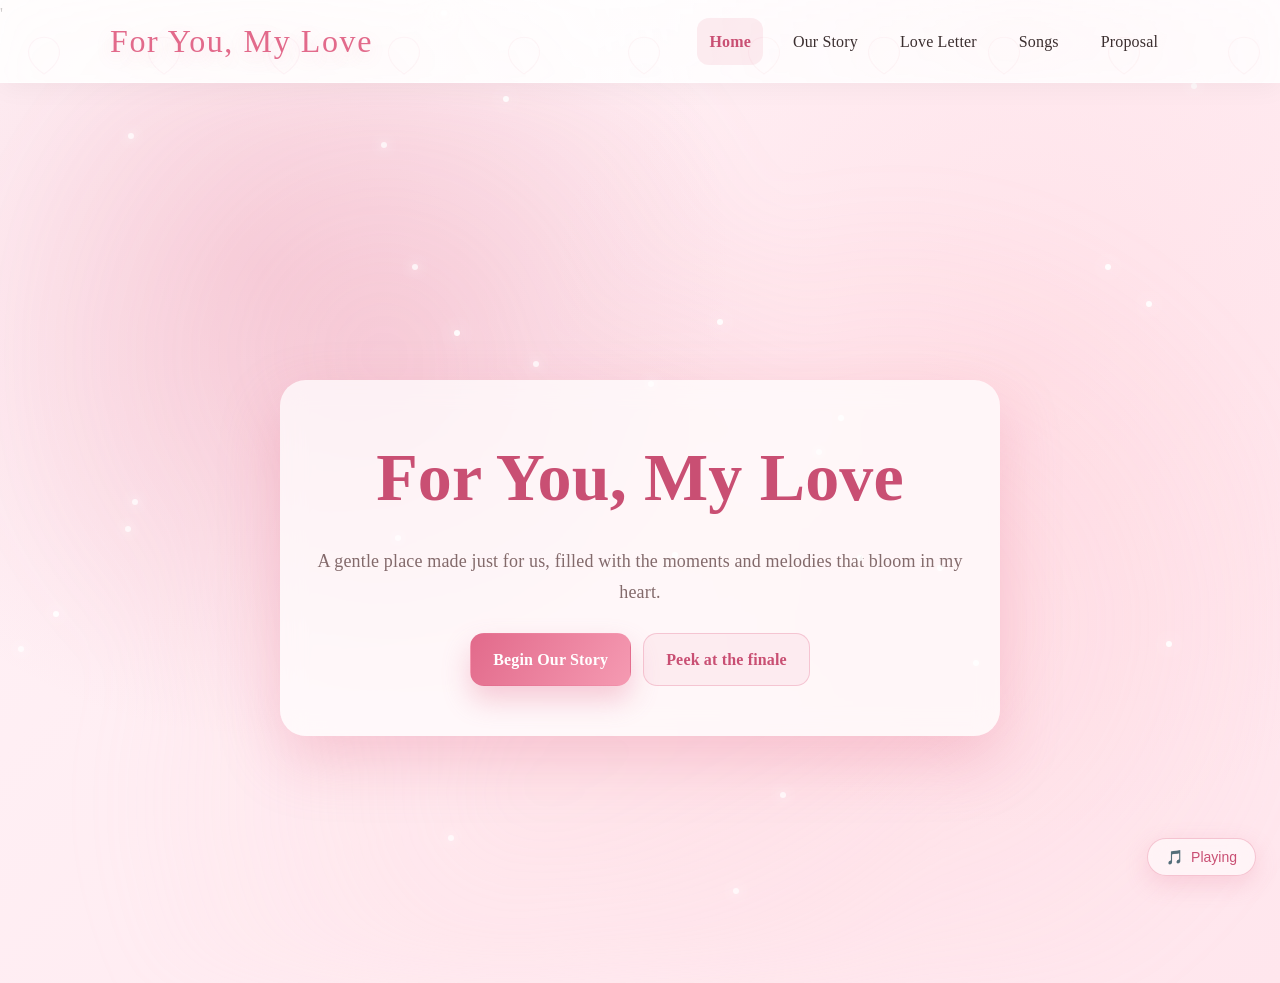
<file: index.html>
<!DOCTYPE html>
<html lang="en">
<head>
    <meta charset="UTF-8">
    <meta name="viewport" content="width=device-width, initial-scale=1.0">
    <meta http-equiv="Cache-Control" content="no-cache, no-store, must-revalidate">
    <meta http-equiv="Pragma" content="no-cache">
    <meta http-equiv="Expires" content="0">
    <title>For You, My Love | Home</title>
    <link rel="stylesheet" href="style.css?v=7">
    <script defer src="script.js?v=7"></script>
    <style>
        /* Prevent FOUC before router sets classes */
        body { opacity: 0; }
    </style>
    </head>
<body class="page-home has-hearts">
    <header>
        <div class="nav-container">
            <a class="logo" href="#/home">For You, My Love</a>
            <nav>
                <div class="hamburger" aria-label="Toggle navigation" aria-expanded="false">
                    <span></span><span></span><span></span>
                </div>
                <div class="nav-links">
                    <a href="#/home">Home</a>
                    <a href="#/story">Our Story</a>
                    <a href="#/letter">Love Letter</a>
                    <a href="#/songs">Songs</a>
                    <a href="#/proposal">Proposal</a>
                </div>
            </nav>
        </div>
    </header>

    <main>
        <div id="app"></div>
    </main>

    <!-- Page Templates -->
    <template id="tmpl-home">
        <section class="hero">
            <div class="floating-aurora"></div>
            <div class="hero-content reveal">
                <h1>For You, My Love</h1>
                <p>A gentle place made just for us, filled with the moments and melodies that bloom in my heart.</p>
                <div class="hero-actions">
                    <a class="btn btn-primary" id="beginStoryBtn" href="#/story">Begin Our Story</a>
                    <a class="btn btn-ghost" id="peekFinaleBtn" href="#/proposal">Peek at the finale</a>
                </div>
            </div>
        </section>
    </template>

    <template id="tmpl-story">
        <section class="container" style="padding-top:90px;">
            <div class="section-heading reveal">
                <h2>How It All Began</h2>
                <p>Little snapshots of us &mdash; the moments that flutter in my memory.</p>
            </div>

            <div class="story-grid">
                <article class="card reveal">
                    <div class="icon-circle">&#128197;</div>
                    <h3>The Day We Met</h3>
                    <p><!-- Edit this memory -->A quiet day that suddenly turned warm because you were there. I still remember the way the world felt softer the moment our eyes met.</p>
                </article>

                <article class="card reveal">
                    <div class="icon-circle">&#10024;</div>
                    <h3>Our First Memory</h3>
                    <p><!-- Edit this memory -->That first laugh we shared still echoes in my head. It was the instant I realized how rare it was to feel so at ease with someone.</p>
                </article>

                <article class="card reveal">
                    <div class="icon-circle">&#128205;</div>
                    <h3>Moments I'll Never Forget</h3>
                    <p><!-- Edit this memory -->Every walk, every late-night chat, every little adventure &mdash; they stitched themselves into a tapestry I cherish more each day.</p>
                </article>
            </div>

            <div class="flow-nav">
                <a href="#/home">&larr; Back to Home</a>
                <a href="#/letter">Next &rarr; Love Letter</a>
            </div>
        </section>
    </template>

    <template id="tmpl-letter">
        <section class="container" style="padding-top:90px;">
            <div class="section-heading reveal">
                <h2>A Letter From My Heart</h2>
                <p>Words that always seem to find their way back to you.</p>
            </div>

            <article class="card letter-card reveal">
                <div class="letter-body">
                    <div class="typing-line" data-typing="This is a letter I wrote with every soft piece of my heart."></div>
                    <div class="expandable">
                        <p><!-- Edit this letter -->I never knew that a single person could turn ordinary days into something so bright. Your kindness, your quiet strength, and the way you listen make me feel like I belong in a story that was written for the two of us.</p>
                        <p><!-- Edit this letter -->When I look at you, I feel calm and excited all at once. You are the voice I search for in a crowded room and the warmth I reach for when the world goes quiet.</p>
                        <p><!-- Edit this letter -->Thank you for being you &mdash; for the patience, the laughter, and the little moments that feel like forever. I hope you keep this letter close and feel every word the way I feel every heartbeat that spells your name.</p>
                    </div>
                    <button class="btn btn-ghost read-more" type="button">Read More</button>
                </div>
            </article>

            <div class="flow-nav">
                <a href="#/story">&larr; Back to Our Story</a>
                <a href="#/songs">Next &rarr; Songs</a>
            </div>
        </section>
    </template>

    <template id="tmpl-songs">
        <section class="container" style="padding-top:90px;">
            <div class="section-heading reveal">
                <h2>Songs That Remind Me of You</h2>
                <p>A single melody I keep replaying &mdash; the one that sounds like us.</p>
            </div>

            <div class="solo-song card reveal">
                <div class="icon-circle">&#127925;</div>
                <div>
                    <h3>Die With A Smile</h3>
                    <p class="song-meta">Lady Gaga &amp; Bruno Mars</p>
                </div>
                <p style="margin-top:12px; color: var(--muted);">Whenever you press play, this is the only song that will serenade you.</p>
                <div class="solo-controls">
                    <button class="btn btn-primary" id="playDieSong" type="button">Play Die With A Smile</button>
                    
                </div>
            </div>

            <div class="flow-nav">
                <a href="#/letter">&larr; Back to Love Letter</a>
                <a href="#/proposal">Next &rarr; Proposal</a>
            </div>
        </section>
    </template>

    <template id="tmpl-proposal">
        <section class="container" style="padding-top:90px;">
            <div class="proposal-wrap card reveal">
                <p style="color: var(--muted);">A soft question wrapped in all the gratitude and care in my heart.</p>
                <h2>Will You Say Yes to Us Forever?</h2>
                <p><!-- Edit proposal intro -->No pressure, no rush &mdash; just a promise that I will always appreciate you. Whatever you choose, you are loved and cherished.</p>
                <div class="proposal-actions">
                    <button class="btn btn-primary" id="yesButton" type="button">Yes &#10084;&#65039;</button>
                    <button class="btn btn-ghost" id="thinkButton" type="button">I need to think &#128522;</button>
                </div>
                <div class="message-box" aria-live="polite"></div>
            </div>

            <!-- YES CONTACT & LOVE NOTE FORM (Reveals after choosing Yes) -->
            <div id="proposalResponseSection" class="proposal-response-section" style="display: none;">
                <div class="contact-side">
                    <span class="contact-badge">Forever &amp; Always &hearts;</span>
                    <h3 class="contact-title">Now That You Said Yes...</h3>
                    <p class="contact-desc">Leave a sweet note, your phone number or email, or just say hi. I'm always just one text away.</p>

                    <div class="contact-links-list">
                        <a href="mailto:contact@ritikthakur.com.np" class="contact-link-card" target="_blank" rel="noopener noreferrer">
                            <div class="link-left">
                                <span class="link-icon">✉️</span>
                                <div class="link-info">
                                    <span class="link-name">Email</span>
                                    <span class="link-val">contact@ritikthakur.com.np</span>
                                </div>
                            </div>
                            <span class="link-arrow">&nearr;</span>
                        </a>

                        <a href="https://github.com/ritikthakur22" class="contact-link-card" target="_blank" rel="noopener noreferrer">
                            <div class="link-left">
                                <span class="link-icon">💻</span>
                                <div class="link-info">
                                    <span class="link-name">GitHub</span>
                                    <span class="link-val">github.com/ritikthakur22</span>
                                </div>
                            </div>
                            <span class="link-arrow">&nearr;</span>
                        </a>

                        <a href="https://www.linkedin.com/in/ritikthakur22/" class="contact-link-card" target="_blank" rel="noopener noreferrer">
                            <div class="link-left">
                                <span class="link-icon">💼</span>
                                <div class="link-info">
                                    <span class="link-name">LinkedIn</span>
                                    <span class="link-val">linkedin.com/in/ritikthakur22/</span>
                                </div>
                            </div>
                            <span class="link-arrow">&nearr;</span>
                        </a>

                        <a href="https://www.ritikthakur.com.np/" class="contact-link-card" target="_blank" rel="noopener noreferrer">
                            <div class="link-left">
                                <span class="link-icon">🌐</span>
                                <div class="link-info">
                                    <span class="link-name">Portfolio</span>
                                    <span class="link-val">ritikthakur.com.np</span>
                                </div>
                            </div>
                            <span class="link-arrow">&nearr;</span>
                        </a>
                    </div>
                </div>

                <div class="contact-form-side">
                    <div class="contact-form-card card">
                        <form id="loveNoteForm" novalidate>
                            <div class="form-grid-2">
                                <div class="form-group">
                                    <label for="loveName">Name / Sweet Nickname <span class="req">*</span></label>
                                    <input type="text" id="loveName" name="name" placeholder="Your name ❤️" required autocomplete="name">
                                </div>
                                <div class="form-group">
                                    <label for="loveContact">Email or Phone (with country code) <span class="req">*</span></label>
                                    <input type="text" id="loveContact" name="contact" placeholder="+977 98XXXXXXXX or email" required autocomplete="tel email">
                                </div>
                            </div>

                            <div class="form-group">
                                <label for="loveSubject">Subject / Mood <span class="opt">(optional)</span></label>
                                <input type="text" id="loveSubject" name="subject" placeholder="A sweet title or thought ✨">
                            </div>

                            <div class="form-group">
                                <label for="loveMessage">Your Message / Love Note <span class="opt">(optional)</span></label>
                                <textarea id="loveMessage" name="message" rows="4" placeholder="Write whatever is in your heart... I will treasure every word. ❤️"></textarea>
                            </div>

                            <button type="submit" id="loveSubmitBtn" class="btn btn-primary btn-submit-note">
                                <span class="btn-icon">💌</span> Send Love Note to Ritik
                            </button>
                            <div id="loveFormStatus" class="form-status" role="status" aria-live="polite"></div>
                        </form>
                    </div>
                </div>
            </div>

            <div class="flow-nav">
                <a id="proposalBackLink" href="#/songs">&larr; Back to Songs</a>
                <span class="spacer"></span>
            </div>
        </section>
    </template>

    
    <!-- Persistent Global Audio & Music Bar -->
    <aside class="floating-music-bar" aria-label="Background music">
        <button id="globalMusicBtn" class="music-pill" type="button" aria-label="Toggle background music">
            <span class="music-icon" aria-hidden="true">🎵</span>
            <span class="music-label">Play Music</span>
        </button>
        <audio id="globalAudio" loop preload="auto">
            <source src="audio/die-with-a-smile.mp3" type="audio/mpeg">
        </audio>
    </aside>
</body>
</html>
</file>
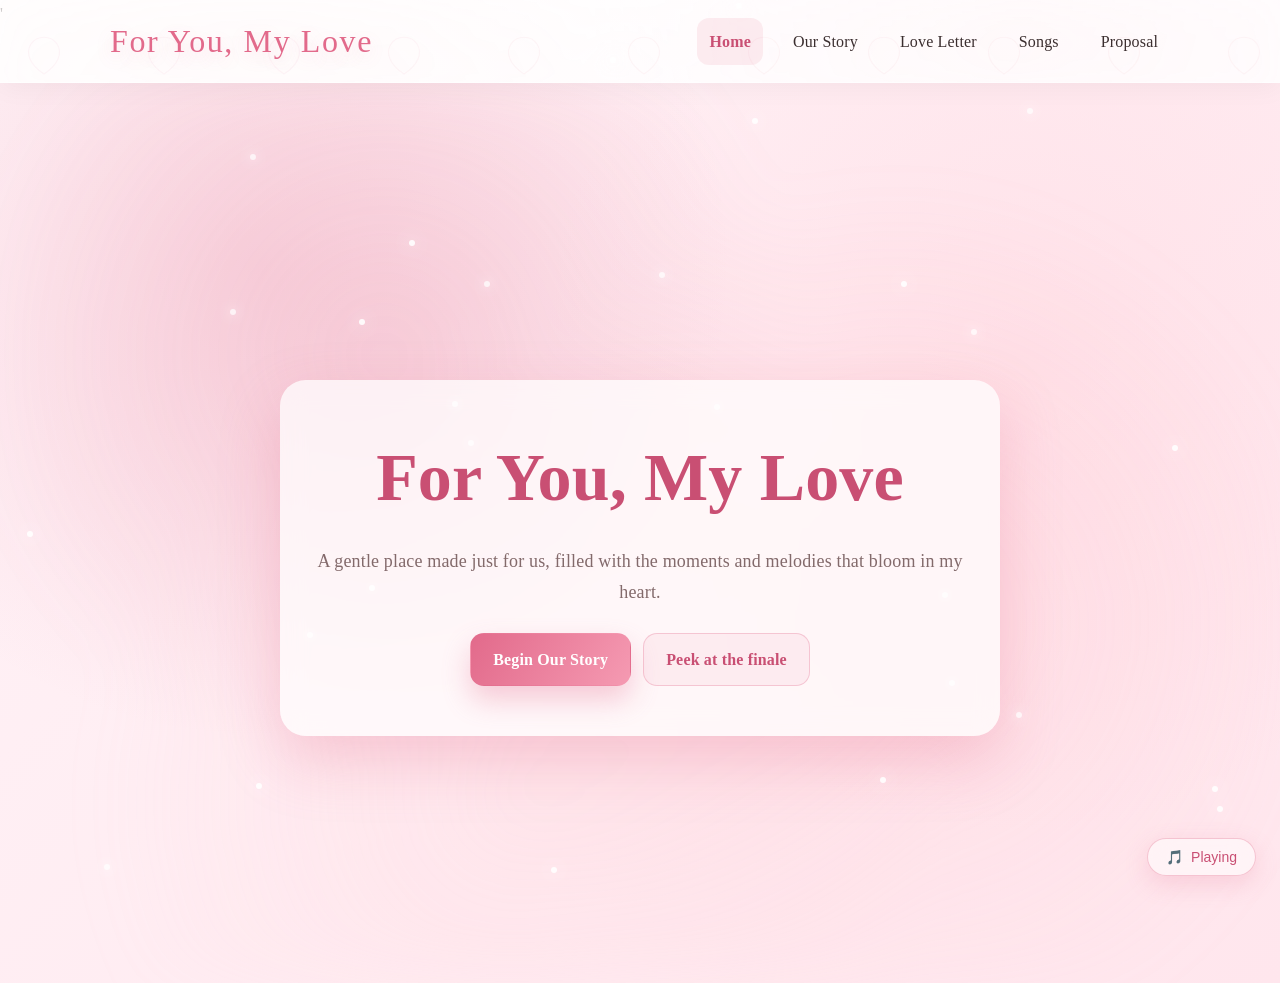
<file: gallery.html>
<!DOCTYPE html>
<html lang="en">
<head>
    <meta charset="UTF-8">
    <meta http-equiv="refresh" content="0; url=index.html">
    <title>Redirecting…</title>
</head>
<body>
    <p>Redirecting to the single-page experience… <a href="index.html">Go now</a>.</p>
</body>
</html>
</file>
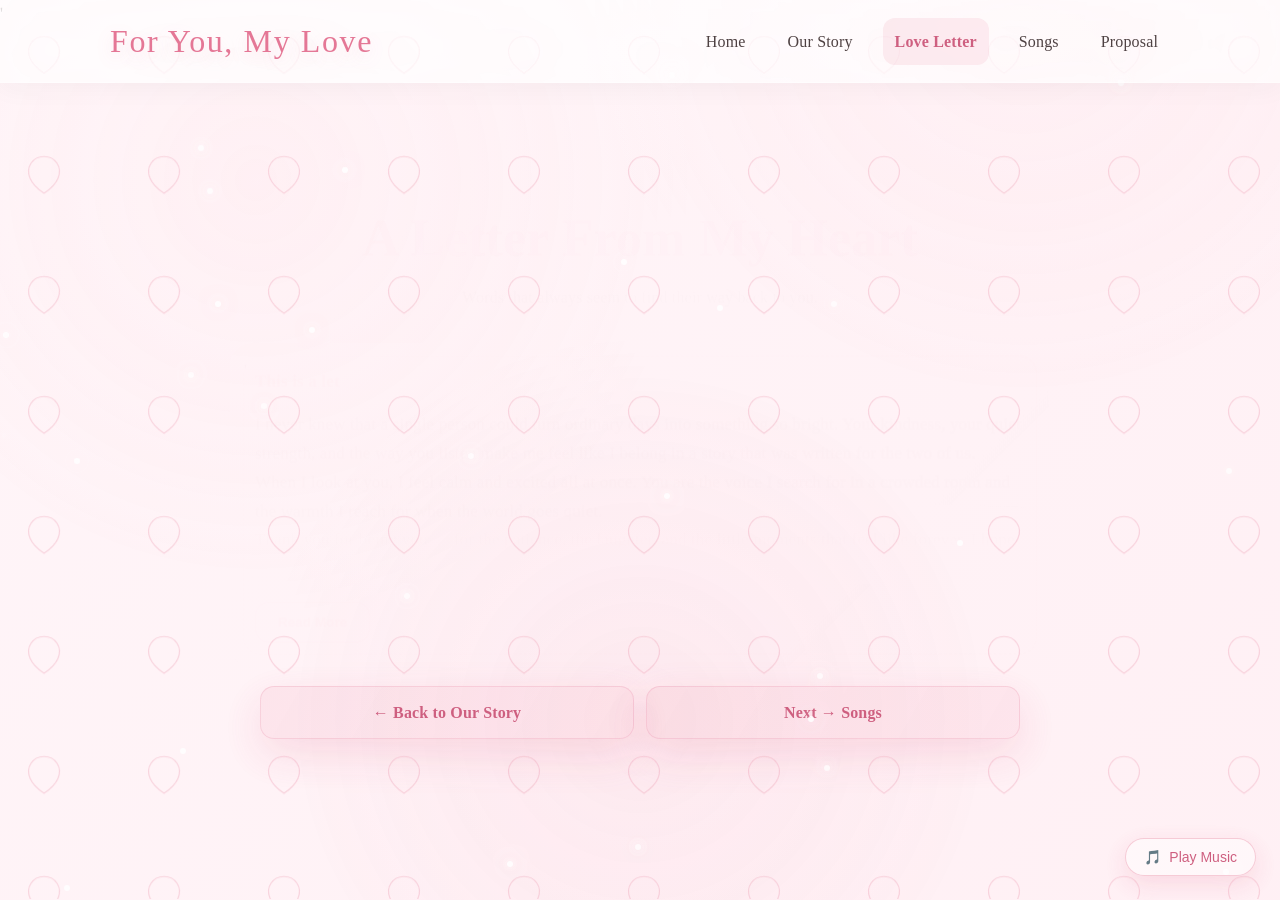
<file: letter.html>
<!DOCTYPE html>
<html lang="en">
<head>
    <meta charset="UTF-8">
    <meta http-equiv="refresh" content="0; url=index.html#/letter">
    <title>Redirecting…</title>
</head>
<body style="font-family: sans-serif; text-align: center; padding: 50px; background: #fff7f8; color: #3b2e2f;">
    <p>Redirecting to letter… <a href="index.html#/letter" style="color: #e26a8b;">Click here</a>.</p>
</body>
</html>
</file>
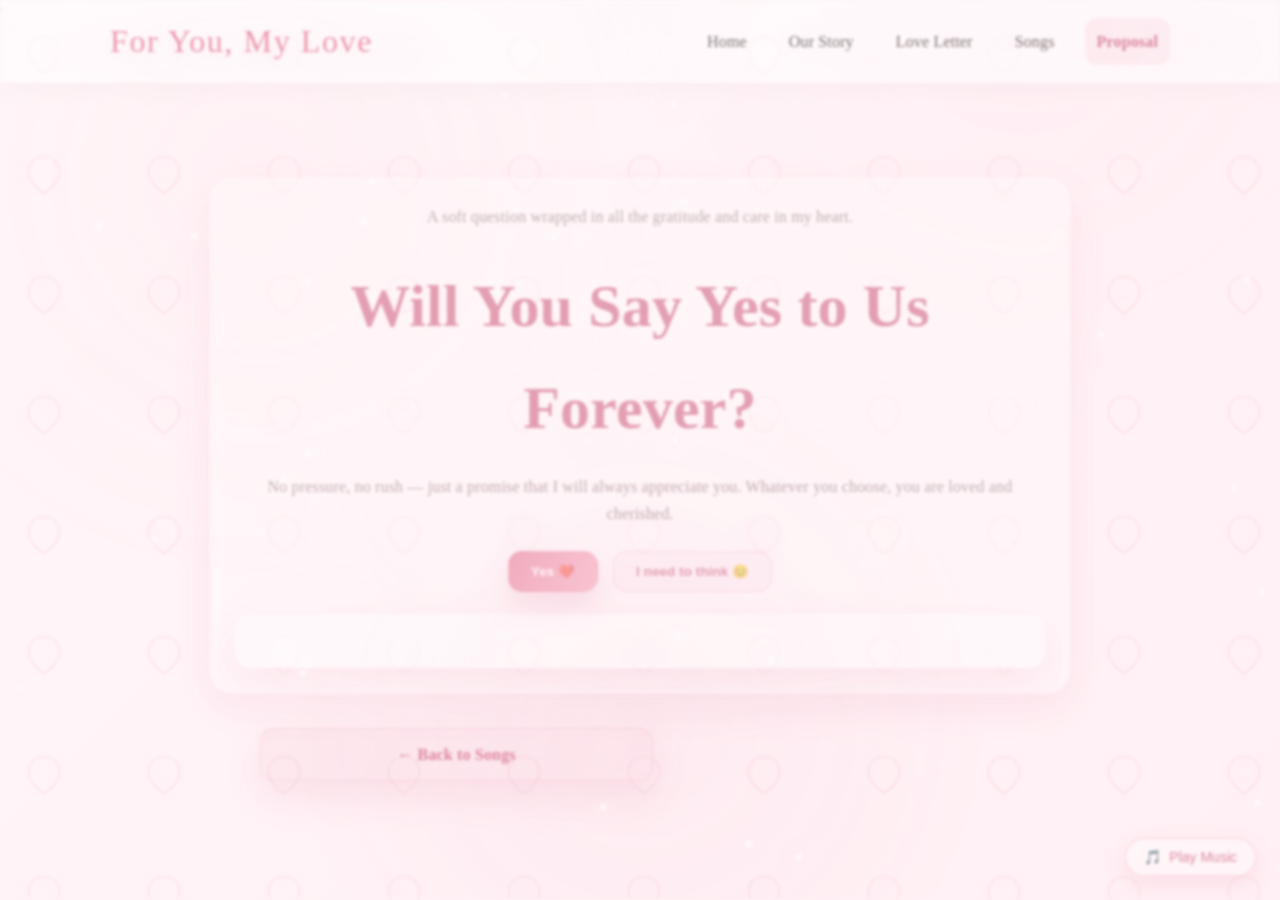
<file: proposal.html>
<!DOCTYPE html>
<html lang="en">
<head>
    <meta charset="UTF-8">
    <meta http-equiv="refresh" content="0; url=index.html#/proposal">
    <title>Redirecting…</title>
</head>
<body style="font-family: sans-serif; text-align: center; padding: 50px; background: #fff7f8; color: #3b2e2f;">
    <p>Redirecting to proposal… <a href="index.html#/proposal" style="color: #e26a8b;">Click here</a>.</p>
</body>
</html>
</file>
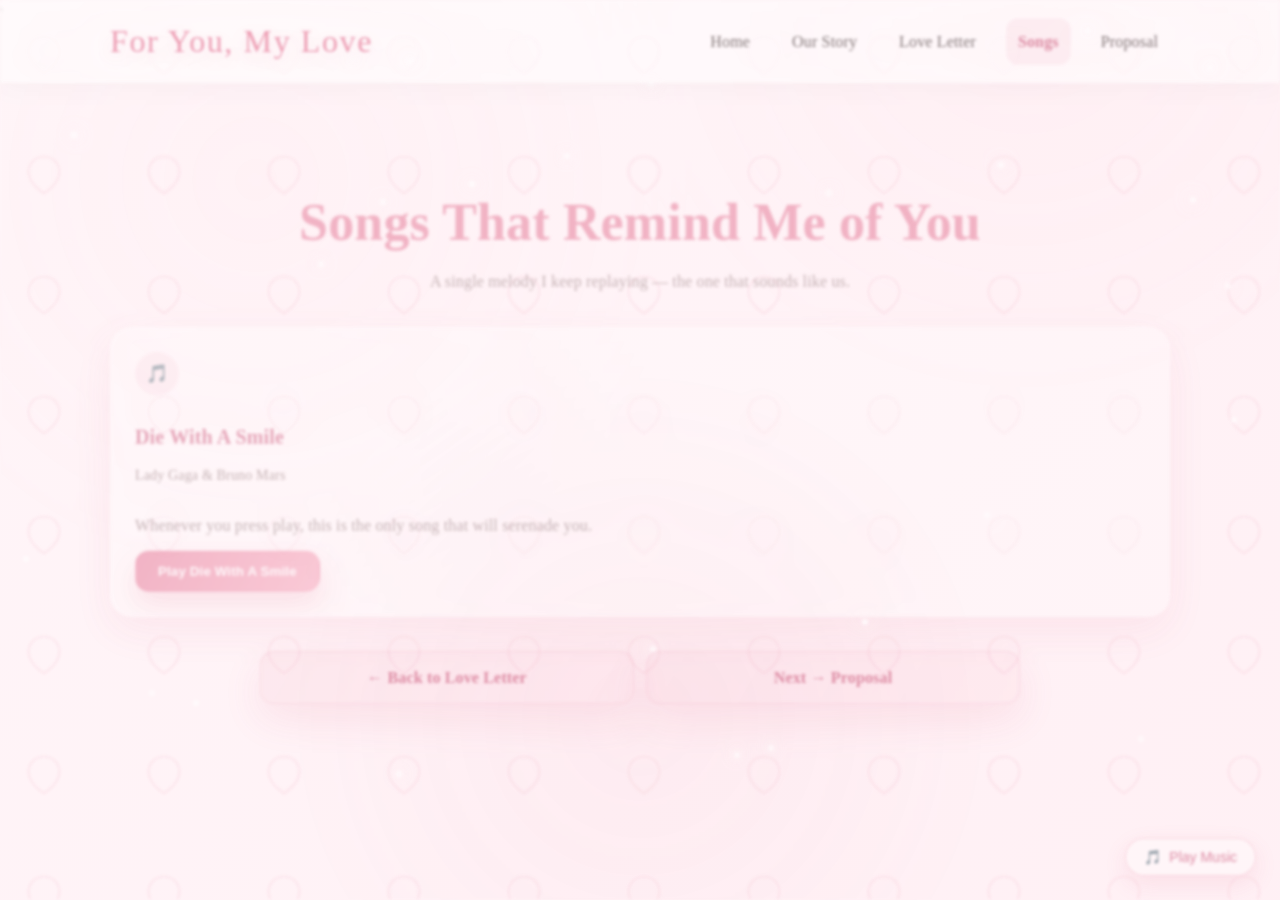
<file: songs.html>
<!DOCTYPE html>
<html lang="en">
<head>
    <meta charset="UTF-8">
    <meta http-equiv="refresh" content="0; url=index.html#/songs">
    <title>Redirecting…</title>
</head>
<body style="font-family: sans-serif; text-align: center; padding: 50px; background: #fff7f8; color: #3b2e2f;">
    <p>Redirecting to songs… <a href="index.html#/songs" style="color: #e26a8b;">Click here</a>.</p>
</body>
</html>
</file>
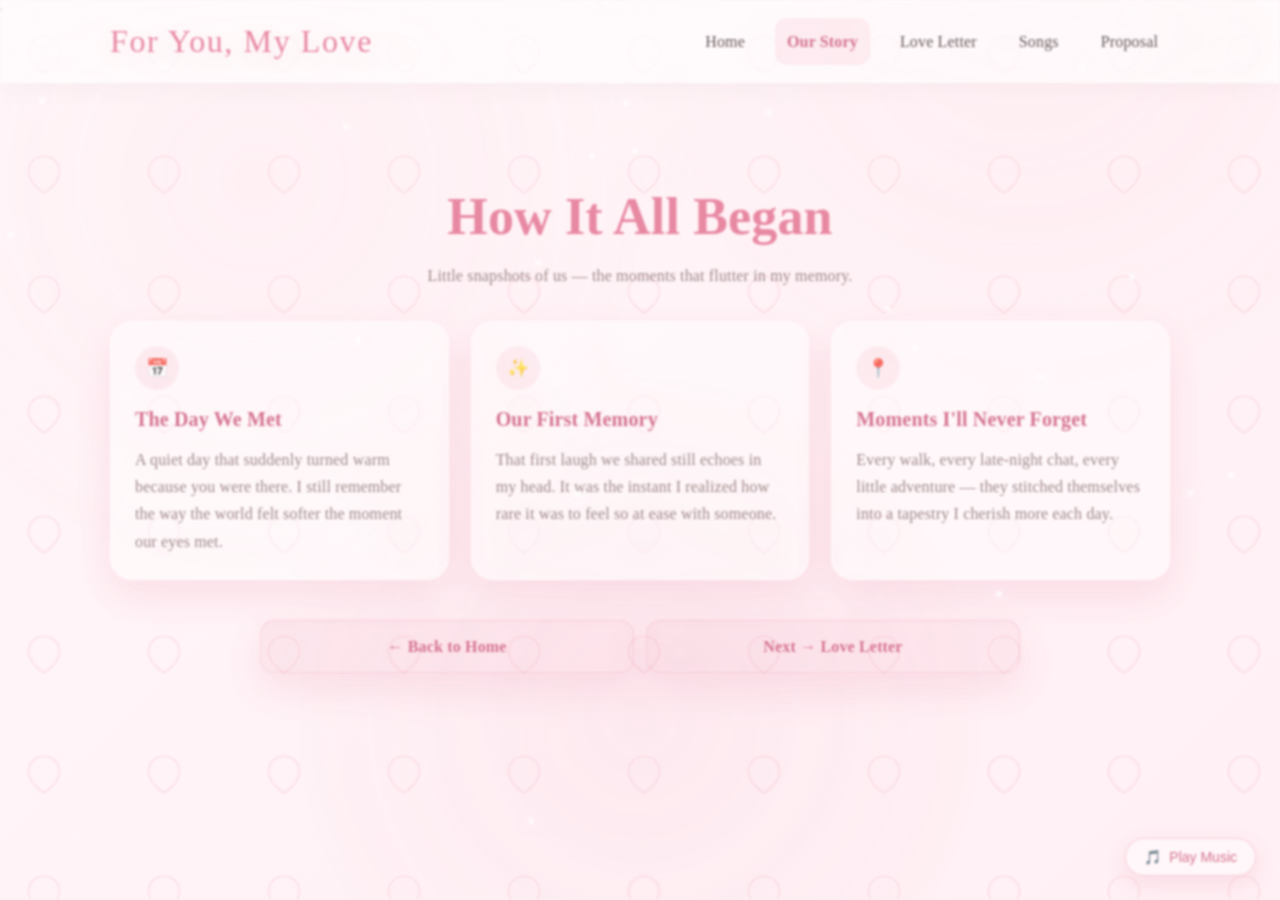
<file: story.html>
<!DOCTYPE html>
<html lang="en">
<head>
    <meta charset="UTF-8">
    <meta http-equiv="refresh" content="0; url=index.html#/story">
    <title>Redirecting…</title>
</head>
<body style="font-family: sans-serif; text-align: center; padding: 50px; background: #fff7f8; color: #3b2e2f;">
    <p>Redirecting to story… <a href="index.html#/story" style="color: #e26a8b;">Click here</a>.</p>
</body>
</html>
</file>
<file: style.css>
﻿@import url('"'"'https://fonts.googleapis.com/css2?family=Great+Vibes&family=Poppins:wght@300;400;500;600;700&display=swap'"'"');

:root {
    --bg: #fff7f8;
    --bg-accent: #ffe9ec;
    --primary: #e26a8b;
    --primary-dark: #c94f73;
    --text: #3b2e2f;
    --muted: #836a6b;
    --card: rgba(255, 255, 255, 0.6);
    --shadow: 0 15px 40px rgba(226, 106, 139, 0.2);
    --glass: rgba(255, 255, 255, 0.55);
}

* {
    box-sizing: border-box;
    margin: 0;
    padding: 0;
}

body {
    font-family: '"'"'Poppins'"'"', system-ui, -apple-system, sans-serif;
    color: var(--text);
    background: linear-gradient(135deg, #fff9fb, #ffeef3, #ffe1ea);
    background-size: 400% 400%;
    min-height: 100vh;
    line-height: 1.7;
    letter-spacing: 0.01em;
    scroll-behavior: smooth;
    position: relative;
    overflow-x: hidden;
    opacity: 0;
    animation: pageFade 0.9s ease forwards, gradientDrift 26s ease-in-out infinite;
}

body::before {
    content: ''"'"''; 
    position: fixed;
    inset: 0;
    background: radial-gradient(circle at 20% 20%, rgba(255, 192, 203, 0.12), transparent 35%),
                radial-gradient(circle at 80% 0%, rgba(255, 182, 193, 0.12), transparent 32%),
                radial-gradient(circle at 50% 80%, rgba(226, 106, 139, 0.12), transparent 40%);
    z-index: -1;
    animation: pulseGlow 18s ease-in-out infinite alternate;
}

body::after {
    content: ''"'"''; 
    position: fixed;
    inset: 0;
    background-image: url("data:image/svg+xml,%3Csvg width='120' height='120' viewBox='0 0 120 120' xmlns='http://www.w3.org/2000/svg'%3E%3Cg fill='none' fill-opacity='0.08' stroke='%23e26a8b' stroke-width='1.2'%3E%3Cpath d='M31 44c6-9 20-9 26 0 6 9 1 21-13 30-14-9-19-21-13-30z'/%3E%3C/g%3E%3C/svg%3E");
    opacity: 0.25;
    z-index: -2;
    animation: driftVeil 40s linear infinite;
}

a {
    text-decoration: none;
    color: inherit;
}

img {
    max-width: 100%;
    display: block;
    border-radius: 16px;
}

header {
    position: sticky;
    top: 0;
    z-index: 20;
    backdrop-filter: blur(18px);
    background: rgba(255, 255, 255, 0.75);
    border-bottom: 1px solid rgba(255, 255, 255, 0.5);
    box-shadow: 0 6px 24px rgba(0, 0, 0, 0.04);
}

.nav-container {
    max-width: 1100px;
    margin: 0 auto;
    padding: 14px 20px;
    display: flex;
    align-items: center;
    justify-content: space-between;
    gap: 12px;
}

.logo {
    font-family: '"'"'Great Vibes'"'"', cursive;
    font-size: 32px;
    color: var(--primary);
    letter-spacing: 0.05em;
    text-shadow: 0 6px 18px rgba(226, 106, 139, 0.18);
}

.nav-links {
    display: flex;
    gap: 18px;
    align-items: center;
    transition: transform 0.3s ease, opacity 0.3s ease;
}

.nav-links a {
    padding: 10px 12px;
    border-radius: 12px;
    color: var(--text);
    font-weight: 500;
    position: relative;
}

.nav-links a.active {
    color: var(--primary-dark);
    background: rgba(226, 106, 139, 0.12);
    font-weight: 700;
}

.nav-links a::after {
    content: ''"'"'';
    position: absolute;
    left: 12px;
    right: 12px;
    bottom: 6px;
    height: 3px;
    background: linear-gradient(90deg, var(--primary), #f7a3b7);
    border-radius: 999px;
    transform: scaleX(0);
    transform-origin: center;
    transition: transform 0.25s ease;
}

.nav-links a:hover,
.nav-links a:focus-visible {
    color: var(--primary-dark);
    background: rgba(226, 106, 139, 0.08);
}

.nav-links a:hover::after,
.nav-links a:focus-visible::after {
    transform: scaleX(1);
}

.hamburger {
    display: none;
    flex-direction: column;
    gap: 5px;
    background: var(--glass);
    border: 1px solid rgba(226, 106, 139, 0.35);
    border-radius: 12px;
    padding: 10px;
    cursor: pointer;
    box-shadow: var(--shadow);
}

.hamburger span {
    width: 22px;
    height: 2px;
    background: var(--primary);
    border-radius: 999px;
}

.hero {
    min-height: 100vh;
    display: grid;
    place-items: center;
    text-align: center;
    padding: 120px 20px 80px;
    background: radial-gradient(circle at 20% 20%, rgba(226, 106, 139, 0.18), transparent 38%),
                radial-gradient(circle at 80% 30%, rgba(255, 192, 203, 0.24), transparent 40%),
                linear-gradient(135deg, #fff3f7, #ffe6ed);
    position: relative;
    overflow: hidden;
}

.hero-content {
    max-width: 720px;
    background: rgba(255, 255, 255, 0.72);
    padding: 40px 32px;
    border-radius: 26px;
    box-shadow: 0 24px 60px rgba(226, 106, 139, 0.28);
    backdrop-filter: blur(12px);
    animation: floatPulse 8s ease-in-out infinite;
}

.hero h1 {
    font-family: '"'"'Great Vibes'"'"', cursive;
    font-size: clamp(42px, 6vw, 68px);
    margin-bottom: 10px;
    color: var(--primary-dark);
}

.hero p {
    color: var(--muted);
    margin-bottom: 26px;
    font-size: 18px;
}

.hero-actions {
    display: flex;
    justify-content: center;
    gap: 12px;
    flex-wrap: wrap;
    margin-bottom: 10px;
}

.scroll-cue {
    margin-top: 10px;
    color: var(--primary);
    font-weight: 600;
    letter-spacing: 0.08em;
    animation: pulseDown 2.6s infinite ease-in-out;
}

.floating-aurora {
    position: absolute;
    inset: 0;
    background: radial-gradient(circle at 30% 30%, rgba(226, 106, 139, 0.18), transparent 38%),
                radial-gradient(circle at 70% 60%, rgba(255, 182, 193, 0.2), transparent 42%),
                radial-gradient(circle at 40% 80%, rgba(255, 206, 213, 0.2), transparent 40%);
    filter: blur(30px);
    pointer-events: none;
    animation: sway 10s ease-in-out infinite alternate;
}

.btn {
    display: inline-flex;
    align-items: center;
    justify-content: center;
    gap: 10px;
    padding: 12px 22px;
    border-radius: 14px;
    border: 1px solid transparent;
    font-weight: 600;
    letter-spacing: 0.01em;
    cursor: pointer;
    transition: transform 0.18s ease, box-shadow 0.2s ease, background 0.2s ease;
}

.btn-primary {
    background: linear-gradient(120deg, var(--primary), #f59ab2);
    color: #fff;
    box-shadow: 0 14px 28px rgba(226, 106, 139, 0.32);
}

.btn-primary:hover {
    transform: translateY(-2px) scale(1.01);
    box-shadow: 0 18px 32px rgba(226, 106, 139, 0.38);
}

.btn-ghost {
    background: rgba(226, 106, 139, 0.08);
    color: var(--primary-dark);
    border: 1px solid rgba(226, 106, 139, 0.3);
}

.btn-ghost:hover {
    transform: translateY(-1px);
    background: rgba(226, 106, 139, 0.12);
}

section {
    padding: 80px 20px;
}

section[id] {
    scroll-margin-top: 90px;
}

.section-heading {
    text-align: center;
    margin-bottom: 32px;
}

.section-heading h2 {
    font-family: '"'"'Great Vibes'"'"';
    font-size: clamp(32px, 5vw, 52px);
    color: var(--primary);
}

.section-heading p {
    color: var(--muted);
}

.container {
    max-width: 1100px;
    margin: 0 auto;
}

.story-grid {
    display: grid;
    grid-template-columns: repeat(auto-fit, minmax(260px, 1fr));
    gap: 22px;
}

.card {
    background: var(--glass);
    border: 1px solid rgba(255, 255, 255, 0.6);
    padding: 24px;
    border-radius: 22px;
    box-shadow: var(--shadow);
    backdrop-filter: blur(12px);
    position: relative;
    overflow: hidden;
    transition: transform 0.4s ease, box-shadow 0.4s ease;
}

.card h3 {
    font-size: 20px;
    margin-bottom: 10px;
    color: var(--primary-dark);
}

.card p {
    color: var(--muted);
}

.card::after {
    content: ''"'"''; 
    position: absolute;
    inset: 14px;
    border: 1px solid rgba(226, 106, 139, 0.12);
    border-radius: inherit;
    opacity: 0;
    transition: opacity 0.4s ease;
    pointer-events: none;
}

.card:hover {
    transform: translateY(-8px) scale(1.01);
    box-shadow: 0 30px 60px rgba(226, 106, 139, 0.25);
}

.card:hover::after {
    opacity: 1;
}

.icon-circle {
    width: 44px;
    height: 44px;
    display: grid;
    place-items: center;
    border-radius: 50%;
    background: rgba(226, 106, 139, 0.12);
    color: var(--primary-dark);
    margin-bottom: 12px;
    font-size: 18px;
}

.letter-card {
    max-width: 820px;
    margin: 0 auto;
    background: linear-gradient(135deg, rgba(255, 255, 255, 0.85), rgba(255, 255, 255, 0.72));
    border: 1px solid rgba(255, 255, 255, 0.65);
    box-shadow: 0 20px 60px rgba(226, 106, 139, 0.25);
    position: relative;
}

.letter-card::before {
    content: ''"'"'';
    position: absolute;
    inset: 12px;
    border-radius: 18px;
    border: 1px dashed rgba(226, 106, 139, 0.4);
    pointer-events: none;
}

.letter-body {
    position: relative;
    z-index: 1;
    font-size: 17px;
    color: var(--muted);
}

.typing-line {
    font-weight: 600;
    color: var(--primary-dark);
    margin-bottom: 14px;
    min-height: 28px;
}

.read-more {
    margin-top: 18px;
}

.expandable {
    max-height: 220px;
    overflow: hidden;
    position: relative;
    transition: max-height 0.35s ease;
}

.expandable::after {
    content: ''"'"'';
    position: absolute;
    left: 0;
    right: 0;
    bottom: 0;
    height: 80px;
    background: linear-gradient(0deg, rgba(255, 255, 255, 0.9), transparent);
    pointer-events: none;
}

.expandable.open {
    max-height: 2000px;
}

.expandable.open::after {
    opacity: 0;
}

.song-grid {
    display: grid;
    grid-template-columns: repeat(auto-fit, minmax(240px, 1fr));
    gap: 18px;
}

.song-card {
    display: flex;
    flex-direction: column;
    gap: 8px;
    position: relative;
    overflow: hidden;
    transition: transform 0.25s ease, box-shadow 0.25s ease;
}

.song-card::before {
    content: ''"'"''; 
    position: absolute;
    inset: 0;
    background: radial-gradient(circle at 20% 20%, rgba(226, 106, 139, 0.12), transparent 38%);
    opacity: 0;
    transition: opacity 0.3s ease;
}

.song-card:hover::before {
    opacity: 1;
}

.song-card:hover {
    transform: translateY(-6px);
    box-shadow: 0 18px 38px rgba(226, 106, 139, 0.2);
}

.song-card h3 {
    font-size: 18px;
    color: var(--primary-dark);
}

.song-meta {
    color: var(--muted);
    font-size: 14px;
}

.song-card audio {
    width: 100%;
    margin-top: 6px;
    filter: drop-shadow(0 8px 14px rgba(226, 106, 139, 0.08));
}

.solo-song {
    display: flex;
    flex-direction: column;
    gap: 12px;
}

.solo-controls {
    display: flex;
    flex-wrap: wrap;
    gap: 12px;
    align-items: center;
}

.solo-song audio {
    flex: 1;
    min-width: 220px;
}

.sparkle-field {
    position: fixed;
    inset: 0;
    pointer-events: none;
    mix-blend-mode: screen;
    z-index: 0;
}

.sparkle-field span {
    position: absolute;
    width: 6px;
    height: 6px;
    border-radius: 50%;
    background: rgba(255, 255, 255, 0.75);
    box-shadow: 0 0 12px rgba(255, 255, 255, 0.9);
    animation: sparklePop 6s linear infinite;
}

.sparkle-field span:nth-child(odd) {
    animation-duration: 8s;
    background: rgba(255, 255, 255, 0.9);
    box-shadow: 0 0 16px rgba(255, 255, 255, 0.9);
}

.music-player {
    display: flex;
    align-items: center;
    gap: 14px;
    background: rgba(255, 255, 255, 0.8);
    padding: 16px 20px;
    border-radius: 18px;
    box-shadow: var(--shadow);
    border: 1px solid rgba(255, 255, 255, 0.7);
    margin-bottom: 18px;
}

.progress {
    flex: 1;
    height: 7px;
    background: rgba(226, 106, 139, 0.15);
    border-radius: 999px;
    position: relative;
    overflow: hidden;
}

.progress span {
    position: absolute;
    top: 0;
    left: 0;
    height: 100%;
    width: 45%;
    background: linear-gradient(90deg, var(--primary), #f7a3b7);
    border-radius: inherit;
}

.gallery-grid {
    display: grid;
    grid-template-columns: repeat(auto-fit, minmax(200px, 1fr));
    gap: 14px;
}

.gallery-grid img {
    width: 100%;
    aspect-ratio: 4 / 5;
    object-fit: cover;
    cursor: pointer;
    transition: transform 0.3s ease, box-shadow 0.3s ease;
    box-shadow: 0 18px 40px rgba(226, 106, 139, 0.18);
}

.gallery-grid img:hover {
    transform: translateY(-4px) scale(1.01);
}

.lightbox {
    position: fixed;
    inset: 0;
    background: rgba(20, 10, 10, 0.75);
    backdrop-filter: blur(6px);
    display: grid;
    place-items: center;
    padding: 20px;
    z-index: 50;
    opacity: 0;
    pointer-events: none;
    transition: opacity 0.25s ease;
}

.lightbox.active {
    opacity: 1;
    pointer-events: auto;
}

.lightbox-content {
    position: relative;
    width: min(900px, 92vw);
    max-height: 78vh;
}

.lightbox img {
    width: 100%;
    max-height: 78vh;
    object-fit: cover;
    border-radius: 18px;
    box-shadow: 0 20px 50px rgba(0, 0, 0, 0.35);
}

.lightbox button {
    position: absolute;
    top: 50%;
    transform: translateY(-50%);
    background: rgba(255, 255, 255, 0.76);
    border: none;
    width: 44px;
    height: 44px;
    border-radius: 50%;
    display: grid;
    place-items: center;
    cursor: pointer;
    box-shadow: 0 10px 28px rgba(0, 0, 0, 0.2);
}

.lightbox .prev { left: -18px; }
.lightbox .next { right: -18px; }

.lightbox .close {
    top: -16px;
    right: -16px;
    transform: none;
    width: 40px;
    height: 40px;
}

.proposal-wrap {
    max-width: 860px;
    margin: 0 auto;
    text-align: center;
}

.proposal-wrap h2 {
    font-family: '"'"'Great Vibes'"'"';
    font-size: clamp(36px, 6vw, 60px);
    color: var(--primary-dark);
    margin-bottom: 14px;
}

.proposal-wrap p {
    color: var(--muted);
    margin-bottom: 24px;
}

.proposal-actions {
    display: flex;
    justify-content: center;
    gap: 14px;
    flex-wrap: wrap;
}

.message-box {
    margin-top: 22px;
    background: rgba(255, 255, 255, 0.8);
    border-radius: 16px;
    padding: 18px;
    min-height: 54px;
    color: var(--primary-dark);
    font-weight: 600;
    box-shadow: var(--shadow);
}

.music-toggle {
    margin-top: 18px;
}

.floating-heart {
    position: absolute;
    bottom: -40px;
    font-size: 18px;
    color: rgba(226, 106, 139, 0.85);
    opacity: 0.9;
    animation: floatUp linear forwards;
    filter: drop-shadow(0 8px 14px rgba(226, 106, 139, 0.4));
}

.reveal {
    opacity: 0;
    transform: translateY(22px);
    transition: opacity 0.6s ease, transform 0.6s ease;
}

.reveal.visible {
    opacity: 1;
    transform: none;
}

.playable .reveal {
    transition-delay: 0.05s;
}

.footer {
    text-align: center;
    padding: 26px 20px 40px;
    color: var(--muted);
    font-size: 14px;
}

.signature {
    opacity: 0.7;
    transition: opacity 0.2s ease;
}

.signature a {
    color: var(--primary-dark);
    text-decoration: none;
    border-bottom: 1px dotted rgba(226, 106, 139, 0.5);
}

.signature:hover {
    opacity: 1;
}

.watermark {
    position: absolute;
    bottom: 20px;
    right: 24px;
    opacity: 0.2;
    font-size: 12px;
    letter-spacing: 0.08em;
}

@keyframes pageFade {
    from { opacity: 0; filter: blur(4px); }
    to { opacity: 1; filter: blur(0); }
}

@keyframes gradientDrift {
    0% { background-position: 0% 50%; }
    50% { background-position: 100% 50%; }
    100% { background-position: 0% 50%; }
}

@keyframes pulseGlow {
    from { opacity: 0.6; }
    to { opacity: 1; }
}

@keyframes driftVeil {
    from { transform: translateY(0); }
    to { transform: translateY(-60px); }
}

@keyframes pulseDown {
    0%, 100% { transform: translateY(0); opacity: 0.8; }
    50% { transform: translateY(5px); opacity: 1; }
}

@keyframes sway {
    from { transform: translateY(-8px) scale(1.02); }
    to { transform: translateY(12px) scale(1.05); }
}

@keyframes floatPulse {
    0%, 100% { transform: translateY(0); }
    50% { transform: translateY(-10px); }
}

@keyframes floatUp {
    from { transform: translateY(0) scale(1); opacity: 0.9; }
    to { transform: translateY(-160px) scale(1.2); opacity: 0; }
}

@keyframes sparklePop {
    0% { transform: translateY(0) scale(0.7); opacity: 0; }
    25% { opacity: 0.9; }
    50% { transform: translateY(-40px) scale(1); opacity: 0.8; }
    100% { transform: translateY(-80px) scale(0.5); opacity: 0; }
}

.flow-nav {
    display: flex;
    justify-content: space-between;
    align-items: center;
    gap: 12px;
    margin: 40px auto 0;
    max-width: 760px;
}

.flow-nav a {
    padding: 12px 18px;
    border-radius: 14px;
    box-shadow: var(--shadow);
    background: linear-gradient(120deg, rgba(226, 106, 139, 0.12), rgba(245, 154, 178, 0.14));
    border: 1px solid rgba(226, 106, 139, 0.2);
    color: var(--primary-dark);
    font-weight: 600;
    flex: 1;
    text-align: center;
    transition: transform 0.16s ease, box-shadow 0.2s ease;
}

.flow-nav a:hover {
    transform: translateY(-2px);
    box-shadow: 0 18px 38px rgba(226, 106, 139, 0.2);
}

.flow-nav .spacer {
    flex: 1;
    visibility: hidden;
}

@media (max-width: 900px) {
    .nav-links {
        position: absolute;
        top: 74px;
        right: 20px;
        background: rgba(255, 255, 255, 0.92);
        border-radius: 16px;
        padding: 14px;
        box-shadow: 0 16px 34px rgba(0, 0, 0, 0.08);
        flex-direction: column;
        align-items: flex-start;
        transform: translateY(-10px);
        opacity: 0;
        pointer-events: none;
    }

    .nav-links.open {
        opacity: 1;
        transform: translateY(0);
        pointer-events: auto;
    }

    .hamburger { display: flex; }
}

@media (max-width: 640px) {
    .hero-content { padding: 32px 24px; }
    .nav-container { padding: 14px 16px; }
    .hero h1 { font-size: clamp(38px, 10vw, 56px); }
    .proposal-actions { flex-direction: column; }
    .lightbox .prev { left: 4px; }
    .lightbox .next { right: 4px; }
}

.creator-overlay {
    position: fixed;
    inset: 0;
    background: rgba(255, 240, 244, 0.95);
    z-index: 200;
    display: flex;
    align-items: center;
    justify-content: center;
    padding: 20px;
    backdrop-filter: blur(8px);
    animation: pageFade 0.6s ease forwards;
}

.creator-card {
    max-width: 460px;
    width: 100%;
    text-align: center;
    background: rgba(255, 255, 255, 0.85);
    border-radius: 30px;
    padding: 36px 28px;
    box-shadow: 0 30px 80px rgba(226, 106, 139, 0.35);
    border: 1px solid rgba(255, 255, 255, 0.7);
    position: relative;
    overflow: hidden;
}

.creator-card h2 {
    font-family: '"'"'Great Vibes'"'"', cursive;
    font-size: 54px;
    color: var(--primary-dark);
    margin-bottom: 16px;
}

.creator-card p {
    color: var(--muted);
    margin-bottom: 18px;
}

.creator-card a {
    color: var(--primary-dark);
    font-weight: 600;
}

.creator-overlay .btn {
    margin-top: 12px;
}

.creator-overlay.hidden {
    opacity: 0;
    pointer-events: none;
    transition: opacity 0.4s ease;
}

/* Hallmark & UI/UX Pro Max: Focus Visible & Motion */
:focus-visible {
    outline: 2px solid var(--primary);
    outline-offset: 3px;
}

@media (prefers-reduced-motion: reduce) {
    *, *::before, *::after {
        animation-duration: 0.01ms !important;
        animation-iteration-count: 1 !important;
        transition-duration: 0.01ms !important;
        scroll-behavior: auto !important;
    }
}

/* Proposal Action Buttons Physics */
.proposal-actions button {
    transition: transform 0.3s cubic-bezier(0.34, 1.56, 0.64, 1), background-color 0.2s ease;
    will-change: transform;
}

/* Floating Music Bar */
.floating-music-bar {
    position: fixed;
    bottom: 24px;
    right: 24px;
    z-index: 100;
}

.music-pill {
    display: inline-flex;
    align-items: center;
    gap: 8px;
    background: var(--glass);
    backdrop-filter: blur(12px);
    -webkit-backdrop-filter: blur(12px);
    border: 1px solid rgba(226, 106, 139, 0.35);
    color: var(--primary-dark);
    padding: 10px 18px;
    border-radius: 999px;
    font-size: 14px;
    font-weight: 500;
    cursor: pointer;
    box-shadow: 0 8px 24px rgba(226, 106, 139, 0.2);
    transition: transform 0.2s ease, box-shadow 0.2s ease;
}

.music-pill:hover {
    transform: translateY(-2px);
    box-shadow: 0 12px 28px rgba(226, 106, 139, 0.28);
}

.music-pill.is-playing .music-icon {
    animation: musicPulse 1.2s infinite ease-in-out;
}

@keyframes musicPulse {
    0%, 100% { transform: scale(1); }
    50% { transform: scale(1.25) rotate(8deg); }
}

@media (max-width: 600px) {
    .floating-music-bar {
        bottom: 16px;
        right: 16px;
    }
    .music-pill {
        padding: 8px 14px;
        font-size: 13px;
    }
}

/* No-scroll home page layout */
body.page-home {
    height: 100vh;
    overflow: hidden;
}

body.page-home .hero {
    min-height: 100vh;
    height: 100vh;
    padding: 70px 20px 20px;
    display: flex;
    align-items: center;
    justify-content: center;
}


/* ==========================================
   Yes Response - Contact & Love Note Section
   ========================================== */
.proposal-response-section {
    margin-top: 36px;
    display: grid;
    grid-template-columns: 1fr 1.15fr;
    gap: 32px;
    align-items: start;
    opacity: 0;
    transform: translateY(24px);
    transition: opacity 0.7s cubic-bezier(0.16, 1, 0.3, 1), transform 0.7s cubic-bezier(0.16, 1, 0.3, 1);
}

.proposal-response-section.is-visible {
    opacity: 1;
    transform: translateY(0);
}

.contact-side {
    text-align: left;
}

.contact-badge {
    display: inline-flex;
    align-items: center;
    gap: 6px;
    padding: 5px 14px;
    border-radius: 999px;
    background: rgba(226, 106, 139, 0.15);
    border: 1px solid rgba(226, 106, 139, 0.28);
    color: var(--primary-dark);
    font-size: 12px;
    font-weight: 600;
    text-transform: uppercase;
    letter-spacing: 0.08em;
    margin-bottom: 12px;
}

.contact-title {
    font-size: clamp(24px, 3.2vw, 32px);
    font-weight: 700;
    color: var(--text);
    line-height: 1.25;
    margin-bottom: 10px;
    font-family: 'Poppins', sans-serif;
}

.contact-desc {
    color: var(--muted);
    font-size: 14.5px;
    line-height: 1.65;
    margin-bottom: 22px;
}

.contact-links-list {
    display: flex;
    flex-direction: column;
    gap: 10px;
}

.contact-link-card {
    display: flex;
    align-items: center;
    justify-content: space-between;
    padding: 12px 18px;
    background: rgba(255, 255, 255, 0.65);
    border: 1px solid rgba(226, 106, 139, 0.2);
    border-radius: 14px;
    color: var(--text);
    text-decoration: none;
    box-shadow: 0 4px 15px rgba(226, 106, 139, 0.06);
    backdrop-filter: blur(8px);
    transition: transform 0.2s ease, background 0.2s ease, border-color 0.2s ease, box-shadow 0.2s ease;
}

.contact-link-card:hover {
    transform: translateX(4px);
    background: rgba(255, 255, 255, 0.95);
    border-color: var(--primary);
    box-shadow: 0 8px 24px rgba(226, 106, 139, 0.18);
}

.contact-link-card .link-left {
    display: flex;
    align-items: center;
    gap: 12px;
}

.contact-link-card .link-icon {
    font-size: 18px;
    display: flex;
    align-items: center;
    justify-content: center;
    width: 32px;
    height: 32px;
    border-radius: 8px;
    background: rgba(226, 106, 139, 0.12);
}

.contact-link-card .link-info {
    display: flex;
    flex-direction: column;
    text-align: left;
}

.contact-link-card .link-name {
    font-size: 13px;
    font-weight: 600;
    color: var(--text);
    line-height: 1.2;
}

.contact-link-card .link-val {
    font-size: 12px;
    color: var(--muted);
    line-height: 1.3;
}

.contact-link-card .link-arrow {
    font-size: 16px;
    color: var(--primary);
    font-weight: 600;
    transition: transform 0.2s ease;
}

.contact-link-card:hover .link-arrow {
    transform: translate(2px, -2px);
}

.contact-form-side {
    text-align: left;
}

.contact-form-card {
    background: rgba(255, 255, 255, 0.72);
    backdrop-filter: blur(16px);
    border: 1px solid rgba(226, 106, 139, 0.25);
    border-radius: 22px;
    padding: 24px 26px;
    box-shadow: 0 15px 40px rgba(226, 106, 139, 0.14);
}

.form-grid-2 {
    display: grid;
    grid-template-columns: 1fr 1fr;
    gap: 14px;
}

.form-group {
    display: flex;
    flex-direction: column;
    gap: 6px;
    margin-bottom: 14px;
    text-align: left;
}

.form-group label {
    font-size: 12.5px;
    font-weight: 600;
    color: var(--text);
    letter-spacing: 0.01em;
}

.form-group label .req {
    color: var(--primary);
}

.form-group label .opt {
    color: var(--muted);
    font-weight: 400;
    font-size: 11.5px;
}

.form-group input,
.form-group textarea {
    width: 100%;
    padding: 10px 14px;
    font-family: 'Poppins', system-ui, sans-serif;
    font-size: 13.5px;
    color: var(--text);
    background: rgba(255, 255, 255, 0.88);
    border: 1px solid rgba(226, 106, 139, 0.26);
    border-radius: 12px;
    outline: none;
    transition: border-color 0.2s ease, box-shadow 0.2s ease, background 0.2s ease;
}

.form-group input::placeholder,
.form-group textarea::placeholder {
    color: #b39b9c;
    font-size: 12.5px;
}

.form-group input:focus,
.form-group textarea:focus {
    border-color: var(--primary);
    background: #ffffff;
    box-shadow: 0 0 0 3px rgba(226, 106, 139, 0.18);
}

.form-group textarea {
    resize: vertical;
    min-height: 85px;
}

.btn-submit-note {
    width: 100%;
    padding: 13px 20px;
    font-size: 15px;
    font-weight: 600;
    border-radius: 14px;
    display: inline-flex;
    align-items: center;
    justify-content: center;
    gap: 8px;
    box-shadow: 0 8px 24px rgba(226, 106, 139, 0.3);
    cursor: pointer;
    transition: transform 0.2s ease, box-shadow 0.2s ease, background-color 0.2s ease;
}

.btn-submit-note:hover:not(:disabled) {
    transform: translateY(-2px);
    box-shadow: 0 12px 28px rgba(226, 106, 139, 0.38);
}

.btn-submit-note:disabled {
    opacity: 0.65;
    cursor: not-allowed;
}

.form-status {
    margin-top: 14px;
    font-size: 13.5px;
    font-weight: 500;
    text-align: center;
    border-radius: 12px;
    padding: 10px 14px;
    display: none;
    animation: fadeIn 0.3s ease;
}

.form-status.status-success {
    display: block;
    background: rgba(34, 197, 94, 0.12);
    color: #15803d;
    border: 1px solid rgba(34, 197, 94, 0.28);
}

.form-status.status-error {
    display: block;
    background: rgba(239, 68, 68, 0.12);
    color: #b91c1c;
    border: 1px solid rgba(239, 68, 68, 0.28);
}

@media (max-width: 768px) {
    .proposal-response-section {
        grid-template-columns: 1fr;
        gap: 24px;
    }
    .form-grid-2 {
        grid-template-columns: 1fr;
        gap: 0;
    }
    .contact-form-card {
        padding: 20px 18px;
    }
}
</file>
